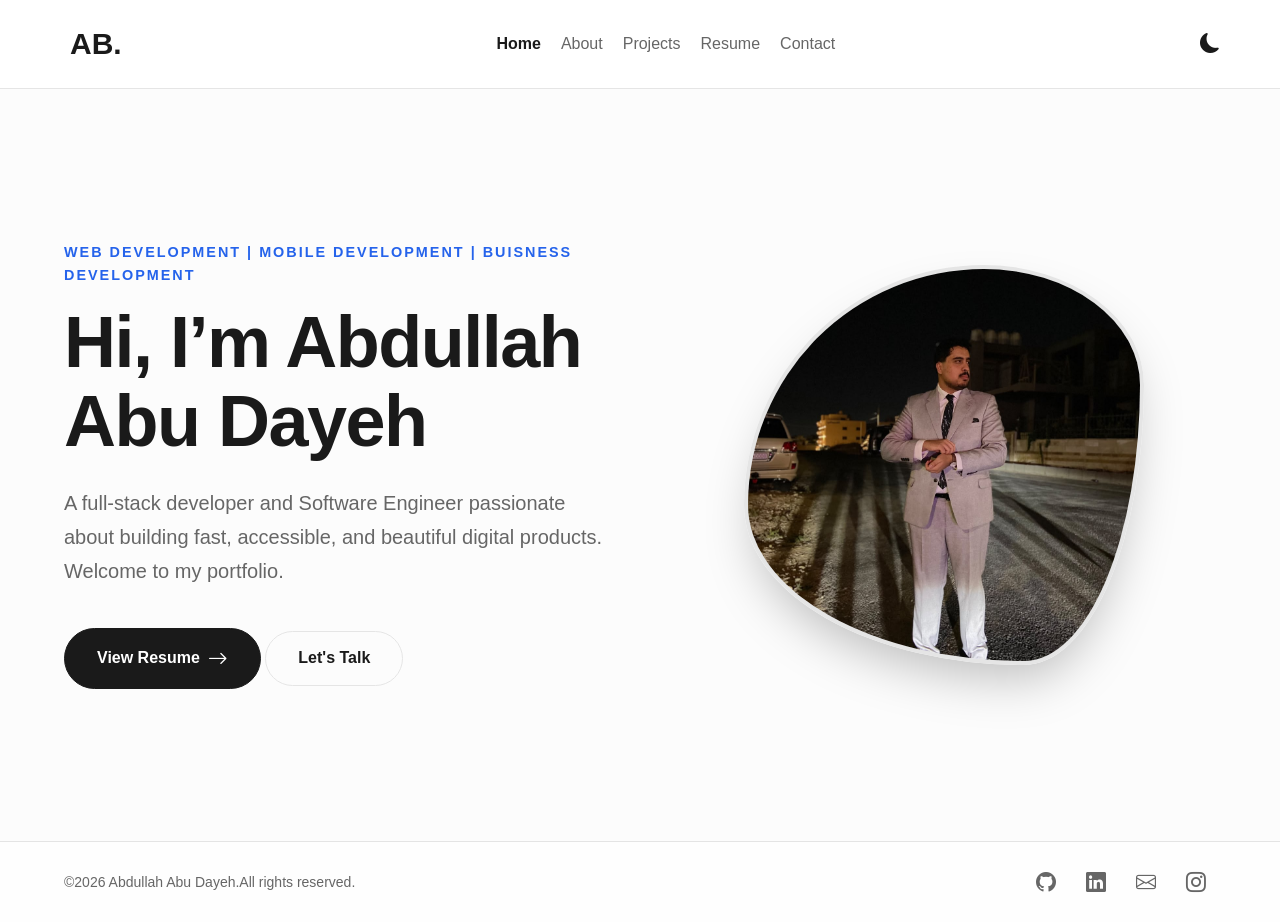
<file: index.html>
<!DOCTYPE html>
<html lang="en">
<head>
    <meta charset="UTF-8">
    <meta name="viewport" content="width=device-width, initial-scale=1.0">
    <title>Abdullah Abu Dayeh</title>

    <link rel="stylesheet" href="assets/css/style.css">
    <link rel="stylesheet" href="https://cdn.jsdelivr.net/npm/bootstrap-icons@1.13.1/font/bootstrap-icons.min.css">
</head>
<body>

    <header class="site-header">
        <a href="index.html" class="logo">AB.</a>
        <nav>
            <ul class="header-nav">
                <li><a href="index.html" class="active">Home</a></li>
                <li><a href="about.html">About</a></li>
                <li><a href="projects.html">Projects</a></li>
                <li><a href="resume.html">Resume</a></li>
                <li><a href="contact.html">Contact</a></li>
            </ul>

        </nav>

            <div class="header-actions">

        <button class="theme-toggle" aria-label="Toggle theme">
            <i class="bi bi-moon-fill"></i>
        </button>

        <button class="mobile-toggle" aria-label="Open menu">
            <i class="bi bi-list"></i>
        </button>

    </div>

    </header>

    <main class="page-main">
        <section class="hero">
                <div class="hero-content">
                    <span class="hero-subtitle">Web Development | Mobile Development | buisness Development</span>
                    <h1 class="hero-title">Hi, I’m Abdullah Abu Dayeh</h1>
                    <p class="hero-desc">A full-stack developer and Software Engineer passionate about building fast, accessible, and beautiful digital products. Welcome to my portfolio.</p>
                    
                    <div class="hero-actions">
                        <a href="resume.html" class="btn-primary">
                            View Resume
                            <i class="bi bi-arrow-right"></i>
                        </a>
                        
                        <a href="contact.html" class="btn-secondary">Let's Talk</a>
                    </div>
                </div>

                <div class="hero-image-wrapper">
                <img src="assets/images/abdullah.jpeg" alt="Abdullah Abudayeh Profile" class="hero-image" />
                </div>
                    
        </section>

    </main>
    

    <footer class="site-footer">

        <p>
            &copy;2026 Abdullah Abu Dayeh.All rights reserved.
        </p>

        <section class="footer-contact">
            <div class="footer-item">
                <a href="https://github.com/abdullahabodayya-jpg" target="_blank"><i class="bi bi-github"></i></a>
                
            </div>
            <div class="footer-item">
                <a href="https://www.linkedin.com/in/abdullah-abudayyeh-10257b397/" target="_blank"><i class="bi bi-linkedin"></i></a>
                
            </div>
            <div class="footer-item">
                <a href="mailto:abdullah.abodayya@gmail.com"><i class="bi bi-envelope"></i></a>
                
            </div>
            <div class="footer-item">
                <a href="https://www.instagram.com/abood_abudayeh_55?stkn=NW1vM2l0cWxyYWV3&utm_source=qr" target="_blank"><i class="bi bi-instagram"></i></a>
                
            </div>
        </section>
    </footer>

    
    <script src="assets/js/script.js"></script>
</body>
</html>
</file>
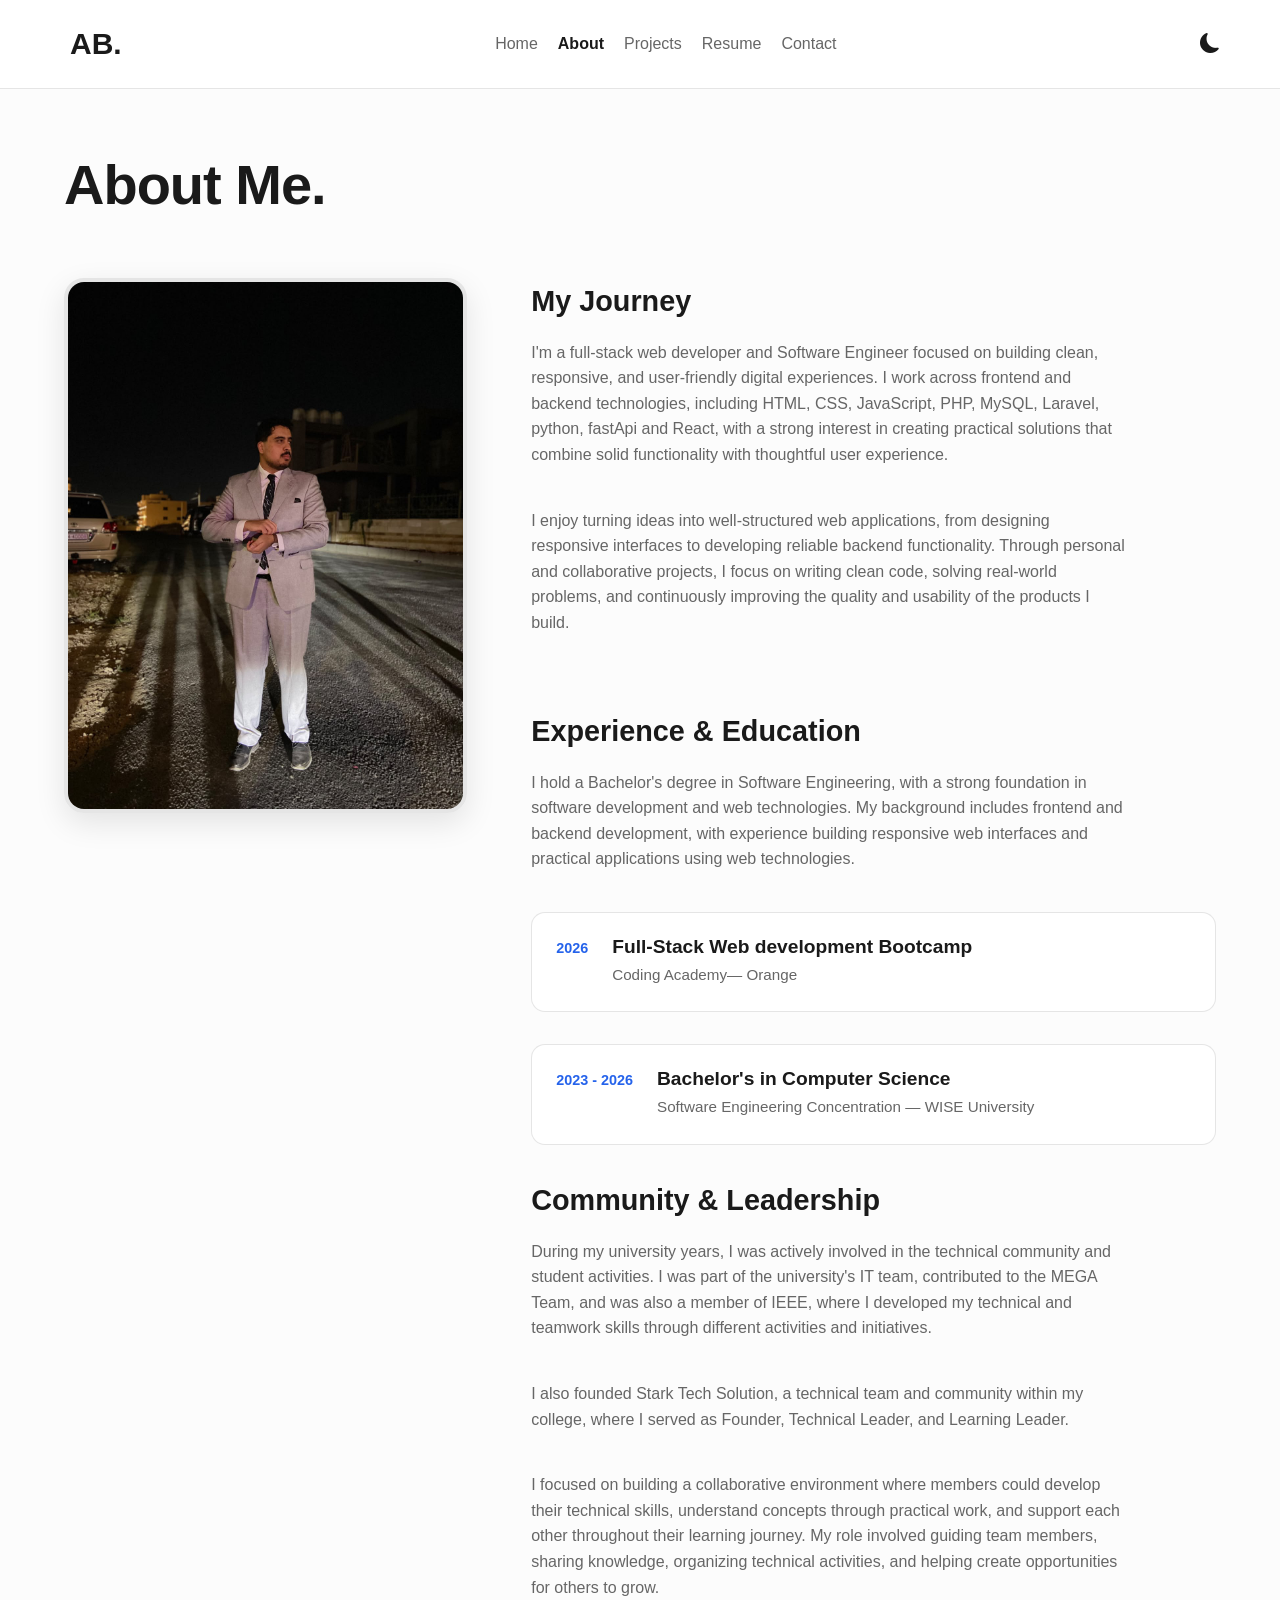
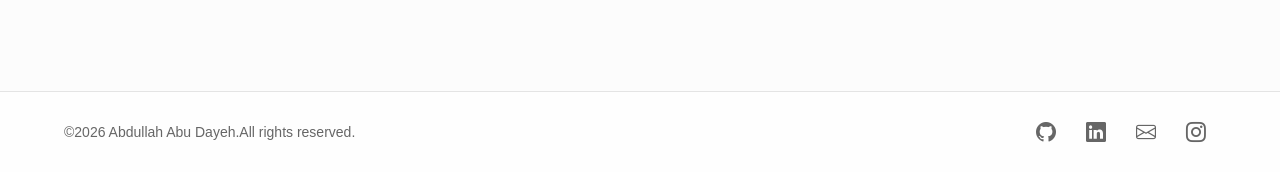
<file: about.html>
<!DOCTYPE html>
<html lang="en">
<head>
    <meta charset="UTF-8">
    <meta name="viewport" content="width=device-width, initial-scale=1.0">
    <title>About Abdullah</title>

    <link rel="stylesheet" href="assets/css/style.css">
    <link rel="stylesheet" href="https://cdn.jsdelivr.net/npm/bootstrap-icons@1.13.1/font/bootstrap-icons.min.css">
</head>
<body>

    <header class="site-header">
        <a href="index.html" class="logo">AB.</a>
        <nav>
            <ul class="header-nav">
                <li><a href="index.html">Home</a></li>
                <li><a href="about.html" class="active">About</a></li>
                <li><a href="projects.html">Projects</a></li>
                <li><a href="resume.html">Resume</a></li>
                <li><a href="contact.html">Contact</a></li>
            </ul>

        </nav>

        <div class="header-actions">
            
            <button class="theme-toggle" aria-label="Toggle theme">
                <i class="bi bi-moon-fill"></i>
            </button>
            <button class="mobile-toggle" aria-label="Open menu">
                <i class="bi bi-list"></i>
            </button>
    </div>

    </header>

    <main class="page-main">
        <div class="page-container">

            <h1 class="page-title">About Me.</h1>

            <div class="about-grid">
                <div class="about-image-col">

                    <div class="image-stck">
                        <img src="assets/images/abdullah.jpeg" alt="abdullah image" class="stack-img main-img" loading="lazy">
                    </div>

                </div>

                <div class="about-text-col">
                    <h2 class="section-heading">My Journey</h2>
                    <p class="section-text">I'm a full-stack web developer and Software Engineer focused on building clean, responsive, and user-friendly digital experiences. I work across frontend and backend technologies, including HTML, CSS, JavaScript, PHP, MySQL, Laravel, python, fastApi and React, with a strong interest in creating practical solutions that combine solid functionality with thoughtful user experience.</p>
                    <p class="section-text">I enjoy turning ideas into well-structured web applications, from designing responsive interfaces to developing reliable backend functionality. Through personal and collaborative projects, I focus on writing clean code, solving real-world problems, and continuously improving the quality and usability of the products I build.</p>


                    <h2 class="section-heading mt-2">Experience &amp; Education</h2>
                    <p class="section-text">I hold a Bachelor's degree in Software Engineering, with a strong foundation in software development and web technologies. My background includes frontend and backend development, with experience building responsive web interfaces and practical applications using web technologies.</p>


                    <div class="experience-list">
                        <div class="exp-item">
                            <span class="exp-year">2026</span>
                                <div class="exp-details">
                                    <h3>Full-Stack Web development Bootcamp</h3>
                                    <p>Coding Academy— Orange</p>
                                </div>
                            </div>
                        
                    </div>


                    <div class="experience-list">
                        <div class="exp-item">
                            <span class="exp-year">2023 - 2026</span>
                                <div class="exp-details">
                                    <h3>Bachelor's in Computer Science</h3>
                                    <p>Software Engineering Concentration — WISE University</p>
                                </div>
                            </div>
                        
                    </div>


                    <h2 class="section-heading">Community & Leadership</h2>
                    <p class="section-text">During my university years, I was actively involved in the technical community and student activities. I was part of the university's IT team, contributed to the MEGA Team, and was also a member of IEEE, where I developed my technical and teamwork skills through different activities and initiatives.</p>
                    <p class="section-text">I also founded Stark Tech Solution, a technical team and community within my college, where I served as Founder, Technical Leader, and Learning Leader.</p>
                    <p class="section-text">I focused on building a collaborative environment where members could develop their technical skills, understand concepts through practical work, and support each other throughout their learning journey. My role involved guiding team members, sharing knowledge, organizing technical activities, and helping create opportunities for others to grow.</p>
                </div>
            </div>
        </div>
        
    </main>

    <footer class="site-footer">

        <p>
            &copy;2026 Abdullah Abu Dayeh.All rights reserved.
        </p>

        <section class="footer-contact">
            <div class="footer-item">
                <a href="https://github.com/abdullahabodayya-jpg" target="_blank"><i class="bi bi-github"></i></a>
                
            </div>
            <div class="footer-item">
                <a href="https://www.linkedin.com/in/abdullah-abudayyeh-10257b397/" target="_blank"><i class="bi bi-linkedin"></i></a>
                
            </div>
            <div class="footer-item">
                <a href="mailto:abdullah.abodayya@gmail.com"><i class="bi bi-envelope"></i></a>
                
            </div>
            <div class="footer-item">
                <a href="https://www.instagram.com/abood_abudayeh_55?stkn=NW1vM2l0cWxyYWV3&utm_source=qr" target="_blank"><i class="bi bi-instagram"></i></a>
                
            </div>
        </section>
    </footer>

    <script src="assets/js/script.js"></script>
</body>
</html>
</file>
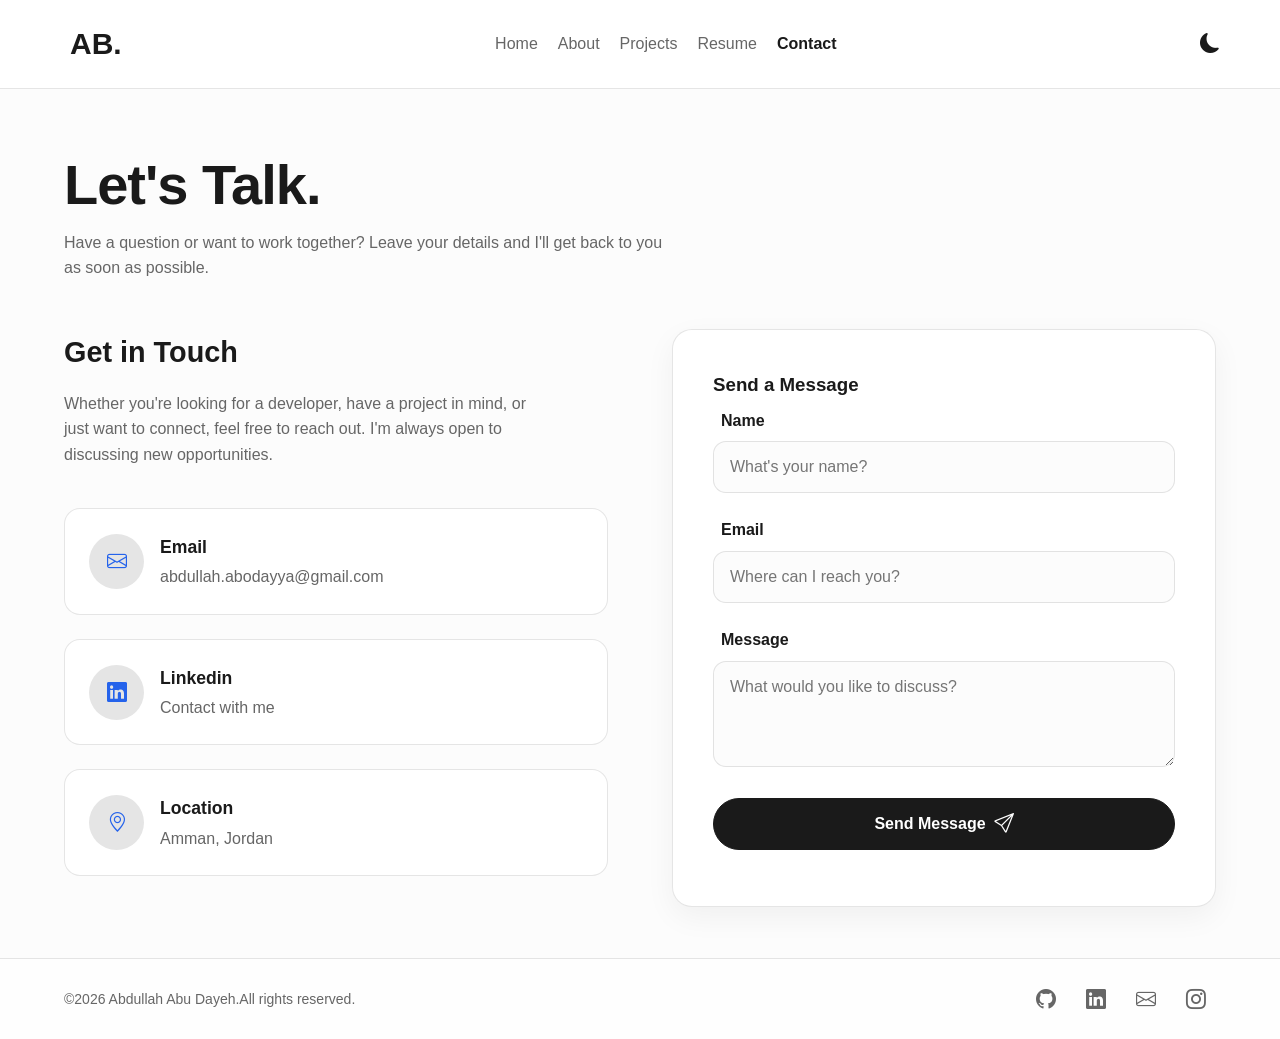
<file: contact.html>
<!DOCTYPE html>
<html lang="en">
<head>
    <meta charset="UTF-8">
    <meta name="viewport" content="width=device-width, initial-scale=1.0">
    <title>Contact with Abdullah</title>

    <link rel="stylesheet" href="assets/css/style.css">
    <link rel="stylesheet" href="https://cdn.jsdelivr.net/npm/bootstrap-icons@1.13.1/font/bootstrap-icons.min.css">
</head>
<body>

    <header class="site-header">
        <a href="index.html" class="logo">AB.</a>
        <nav>
            <ul class="header-nav">
                <li><a href="index.html" >Home</a></li>
                <li><a href="about.html">About</a></li>
                <li><a href="projects.html" >Projects</a></li>
                <li><a href="resume.html">Resume</a></li>
                <li><a href="contact.html" class="active">Contact</a></li>
            </ul>

        </nav>

        <div class="header-actions">
            
            <button class="theme-toggle" aria-label="Toggle theme">
                <i class="bi bi-moon-fill"></i>
            </button>
            <button class="mobile-toggle" aria-label="Open menu">
                <i class="bi bi-list"></i>
            </button>
    </div>

    </header>

    <main class="page-main" >

        <div class="page-container contact-page">
            <h1 class="page-title" >Let's Talk.</h1>
            <p class="section-text">Have a question or want to work together? Leave your details and I'll get back to you as soon as possible.</p>
            <section class="contact-grid">
                <article class="contact-info">
                    <h2 class="section-heading">Get in Touch</h2>
                    <p class="section-text" style="margin-bottom: 2.5rem; max-width: 90%;">Whether you're looking for a developer, have a project in mind, or just want to connect, feel free to reach out. I'm always open to discussing new opportunities.</p>

                    <div class="info-items">
                        
                        <!-- email item -->
                         
                        <a href="mailto:abdullah.abodayya@gmail.com" target="_blank" class="info-item text-link-card">
                            <!-- icon -->
                             <div class="info-icon">
                                <i class="bi bi-envelope"></i>
                             </div>
                             <div class="info-details">
                                <!-- text -->
                                 <h3>Email</h3>
                                <!-- email -->
                                <p>abdullah.abodayya@gmail.com</p>
                            </div>
                        </a>

                      
                        <!-- linkedin item -->
                         
                        <a href="https://www.linkedin.com/in/abdullah-abudayyeh-10257b397/" target="_blank" class="info-item text-link-card">
                            <!-- icon -->
                             <div class="info-icon">
                                <i class="bi bi-linkedin"></i>
                             </div>
                             <div class="info-details">
                                <!-- text -->
                                 <h3>Linkedin</h3>
                                 <p>Contact with me</p>
                             <!-- email -->
                            </div>
                            
                                
                        </a>

                        
                        <!-- lcation item  -->
                        <div class="info-item text-link-card">
                            <div class="info-icon">
                                <i class="bi bi-geo-alt"></i>
                             </div>
                             <div class="info-details">
                                <!-- text -->
                                 <h3>Location</h3>
                                 <p>Amman, Jordan</p>
                             <!-- email -->
                            </div>

                        </div>
                        
                    </div>
                </article>

                <article class="contact-card">
                    <form action="" id="contactForm" class="contact-form">
                    <h3>Send a Message</h3>

                    <div class="form-group">
                        <label for="name">Name</label>
                        <input type="tel" name="naem" id="name" class="form-control" placeholder="What's your name?" required />
                        

                    </div>
                    
                    <div class="form-group">
                        <label for="email">Email</label>
                        <input type="email" name="email" id="email" class="form-control" placeholder="Where can I reach you?" required /> 
                    </div>
                    
                    <div class="form-group">
                        <label for="message">Message</label>
                        <textarea name="message" id="message" class="form-control" placeholder="What would you like to discuss?" rows="4" required></textarea>
                    </div>

                    <button type="submit" class="btn-primary w-100" id="submitBtn">
                        <span>Send Message</span>
                        <i class="bi bi-send"></i>
                    </button>

                    <div id="formStatus" class="form-status"></div>
                    </form>
                </article>


            </section>
        </div>
        
    </main>

    <footer class="site-footer">

        <p>
            &copy;2026 Abdullah Abu Dayeh.All rights reserved.
        </p>

        <section class="footer-contact">
            <div class="footer-item">
                <a href="https://github.com/abdullahabodayya-jpg" target="_blank"><i class="bi bi-github"></i></a>
                
            </div>
            <div class="footer-item">
                <a href="https://www.linkedin.com/in/abdullah-abudayyeh-10257b397/" target="_blank"><i class="bi bi-linkedin"></i></a>
                
            </div>
            <div class="footer-item">
                <a href="mailto:abdullah.abodayya@gmail.com"><i class="bi bi-envelope"></i></a>
                
            </div>
            <div class="footer-item">
                <a href="https://www.instagram.com/abood_abudayeh_55?stkn=NW1vM2l0cWxyYWV3&utm_source=qr" target="_blank"><i class="bi bi-instagram"></i></a>
                
            </div>
        </section>
    </footer>

    <script src="assets/js/script.js"></script>
</body>
</html>
</file>
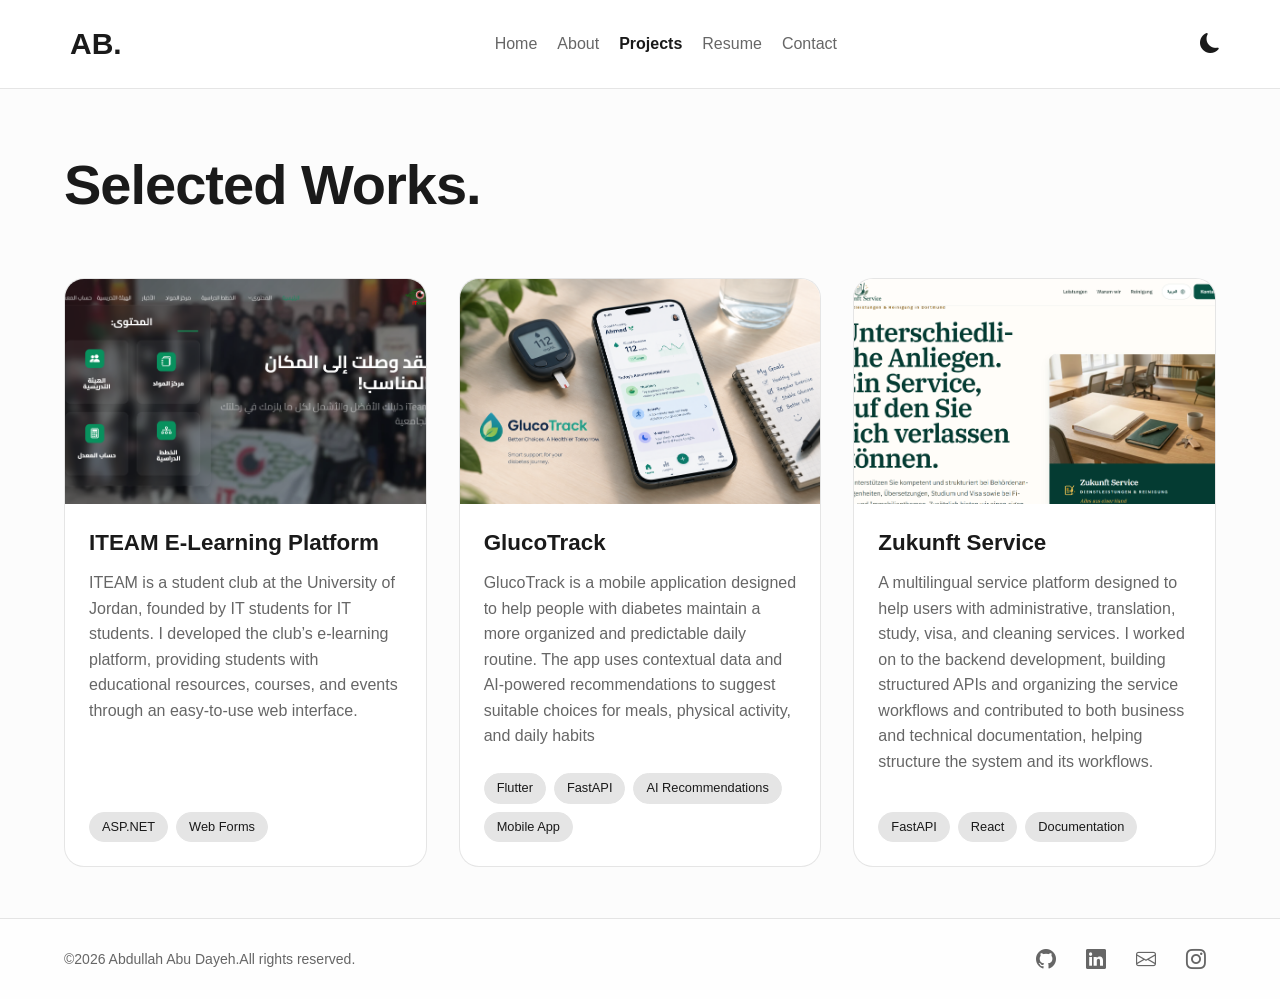
<file: projects.html>
<!DOCTYPE html>
<html lang="en">
<head>
    <meta charset="UTF-8">
    <meta name="viewport" content="width=device-width, initial-scale=1.0">
    <title>Abdullah projects</title>

    <link rel="stylesheet" href="assets/css/style.css">
    <link rel="stylesheet" href="https://cdn.jsdelivr.net/npm/bootstrap-icons@1.13.1/font/bootstrap-icons.min.css">
</head>
<body>

    <header class="site-header">
        <a href="index.html" class="logo">AB.</a>
        <nav>
            <ul class="header-nav">
                <li><a href="index.html" >Home</a></li>
                <li><a href="about.html">About</a></li>
                <li><a href="projects.html" class="active">Projects</a></li>
                <li><a href="resume.html">Resume</a></li>
                <li><a href="contact.html">Contact</a></li>
            </ul>

        </nav>
        
        <div class="header-actions">
            
            <button class="theme-toggle" aria-label="Toggle theme">
                <i class="bi bi-moon-fill"></i>
            </button>
            <button class="mobile-toggle" aria-label="Open menu">
                <i class="bi bi-list"></i>
            </button>
    </div>

    </header>

   
        <main class="page-main">
            <div class="page-container">
                <h1 class="page-title">
                    Selected Works.
                </h1>

                <section class="projects-grid">
                    <!-- project 1 -->
                    <article class="project-card">
                        <div class="project-img-wrapper">
                            <img
                                src="assets/images/e-learnning.png"
                                alt="ITEAM E-learning Platform"
                                class="project-img"
                            >

                            <div class="project-overlay">
                                <a href="https://iteamju.com/" target="_blank" class="overlay-btn">
                                    View Project
                                    <i class="bi bi-link-45deg"></i>

                                </a>
                            </div>
                        </div>

                        <div class="project-info">

                            <h2 class="project-title">
                                ITEAM E-Learning Platform
                            </h2>
                            
                        <p class="project-desc">
                            ITEAM is a student club at the University of Jordan, founded by
                            IT students for IT students. I developed the club’s e-learning
                            platform, providing students with educational resources, courses,
                            and events through an easy-to-use web interface.
                        </p>


                            <div class="project-tags">
                                <span class="tag">ASP.NET</span>
                                <span class="tag">Web Forms</span>
                            </div>

                        </div>
                        </article>
                        <!-- project 2 -->
                    <article class="project-card">
                        <div class="project-img-wrapper">
                            <img
                                src="assets/images/GlucoTrack.png"
                                alt="ITEAM E-learning Platform"
                                class="project-img"
                            >

                            <div class="project-overlay">
                                
                            </div>
                        </div>

                        <div class="project-info">

                            <h2 class="project-title">
                                GlucoTrack
                            </h2>
                            <p class="project-desc">
                               GlucoTrack is a mobile application designed to help people with diabetes
                                maintain a more organized and predictable daily routine. The app uses
                                contextual data and AI-powered recommendations to suggest suitable choices
                                for meals, physical activity, and daily habits
                            </p>

                            <div class="project-tags">
                                <span class="tag">Flutter</span>
                                <span class="tag">FastAPI</span>
                                <span class="tag">AI Recommendations</span>
                                <span class="tag">Mobile App</span>
                            </div>

                        </div>
                        </article>
                        <!-- project 3 -->
                    <article class="project-card">
                        <div class="project-img-wrapper">
                            <img
                                src="assets/images/Zukunft Service.png"
                                alt="ITEAM E-learning Platform"
                                class="project-img"
                            >

                            <div class="project-overlay">
                                <a href="https://zukunft-service-web.onrender.com/de" target="_blank" class="overlay-btn">
                                    View Project
                                    <i class="bi bi-link-45deg"></i>

                                </a>
                            </div>
                        </div>

                        <div class="project-info">

                            <h2 class="project-title">
                                Zukunft Service
                            </h2>
                            <p class="project-desc">
                                A multilingual service platform designed to help users with administrative,
                                translation, study, visa, and cleaning services. I worked on to the
                                backend development, building structured APIs and organizing the service
                                workflows and contributed to both business and technical
                                documentation, helping structure the system and its workflows.
                            </p>

                            <div class="project-tags">
                                <span class="tag">FastAPI</span>
                                <span class="tag">React</span>
                                <span class="tag">Documentation</span>
                                
                            </div>

                        </div>
                        </article>
                </section>
            </div>
        
    </main>
   

    <footer class="site-footer">

        <p>
            &copy;2026 Abdullah Abu Dayeh.All rights reserved.
        </p>

        <section class="footer-contact">
            <div class="footer-item">
                <a href="https://github.com/abdullahabodayya-jpg" target="_blank"><i class="bi bi-github"></i></a>
                
            </div>
            <div class="footer-item">
                <a href="https://www.linkedin.com/in/abdullah-abudayyeh-10257b397/" target="_blank"><i class="bi bi-linkedin"></i></a>
                
            </div>
            <div class="footer-item">
                <a href="mailto:abdullah.abodayya@gmail.com"><i class="bi bi-envelope"></i></a>
                
            </div>
            <div class="footer-item">
                <a href="https://www.instagram.com/abood_abudayeh_55?stkn=NW1vM2l0cWxyYWV3&utm_source=qr" target="_blank"><i class="bi bi-instagram"></i></a>
                
            </div>
        </section>
    </footer>

    <script src="assets/js/script.js"></script>
</body>
</html>
</file>
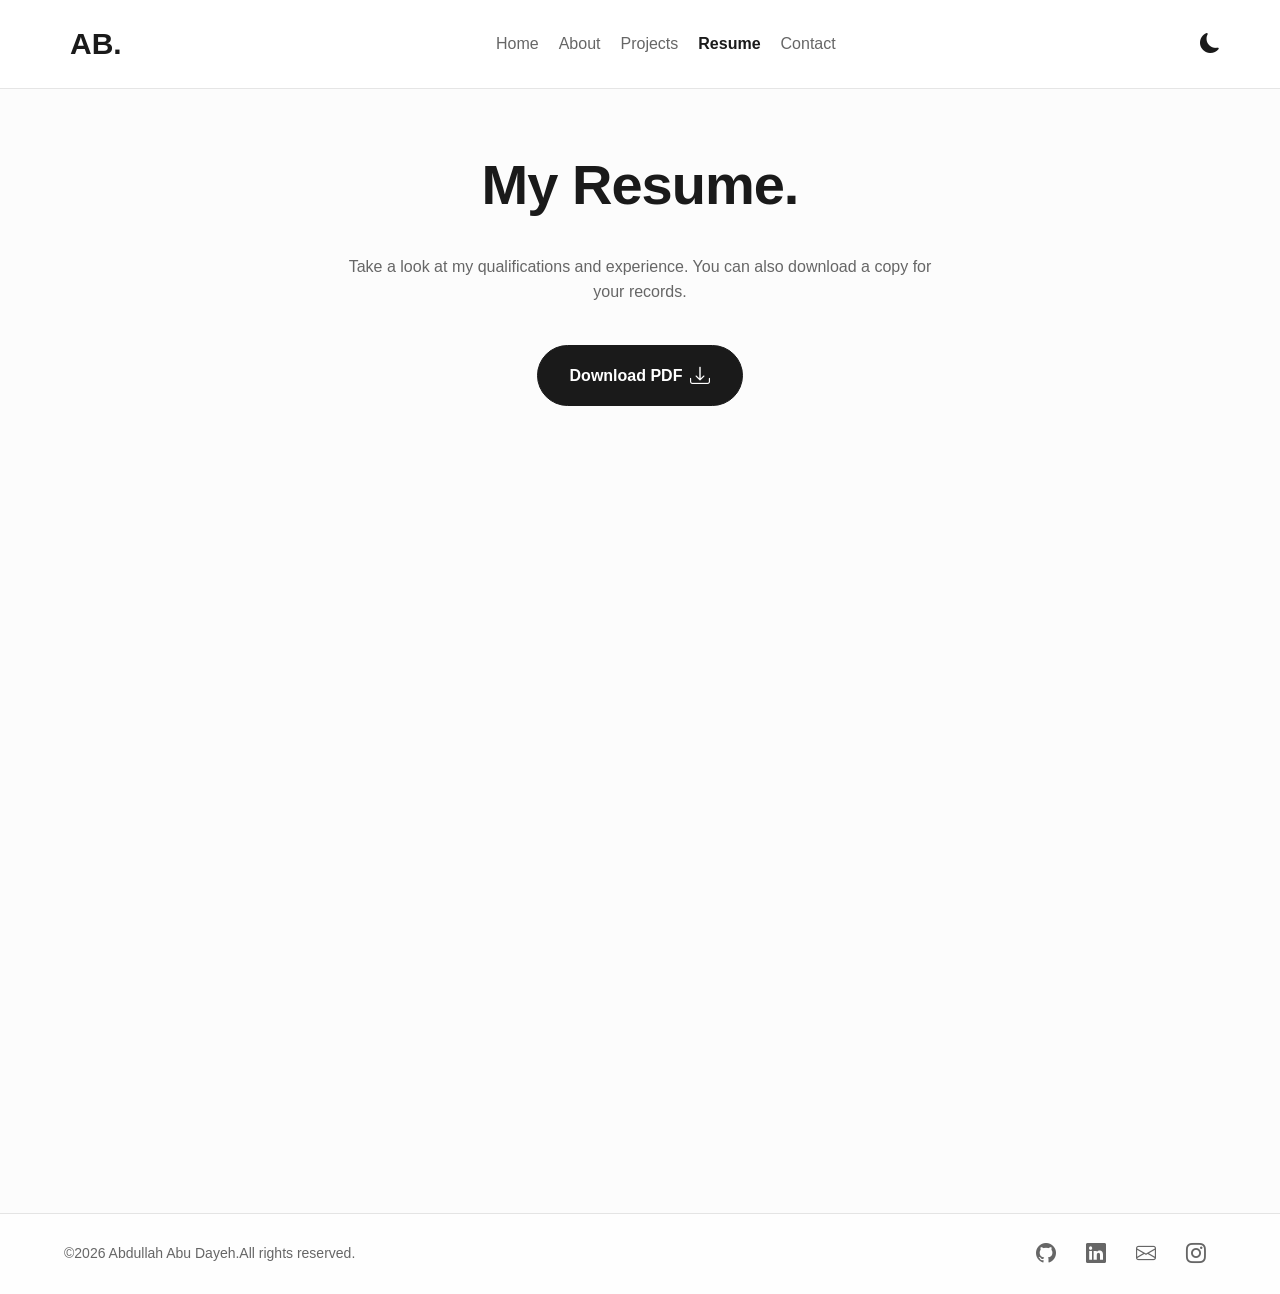
<file: resume.html>
<!DOCTYPE html>
<html lang="en">
<head>
    <meta charset="UTF-8">
    <meta name="viewport" content="width=device-width, initial-scale=1.0">
    <title>Abdullah Resume</title>

    <link rel="stylesheet" href="assets/css/style.css">
    <link rel="stylesheet" href="https://cdn.jsdelivr.net/npm/bootstrap-icons@1.13.1/font/bootstrap-icons.min.css">
</head>
<body>

    <header class="site-header">
        <a href="index.html" class="logo">AB.</a>
        <nav>
            <ul class="header-nav">
                <li><a href="index.html" >Home</a></li>
                <li><a href="about.html">About</a></li>
                <li><a href="projects.html">Projects</a></li>
                <li><a href="resume.html" class="active">Resume</a></li>
                <li><a href="contact.html">Contact</a></li>
            </ul>

        </nav>

        <div class="header-actions">
            
            <button class="theme-toggle" aria-label="Toggle theme">
                <i class="bi bi-moon-fill"></i>
            </button>
            <button class="mobile-toggle" aria-label="Open menu">
                <i class="bi bi-list"></i>
            </button>
    </div>

    </header>

    <main class="page-main">
        
        <div class="page-container" style="max-width: 800px; text-align: center">
            <h1 class="page-title" style="margin-bottom: 1.5rem;">My Resume.</h1>
            <p class="section-text" style="max-width: 600px; margin: 0 auto 2.5rem">Take a look at my qualifications and experience. You can also download a copy for your records.</p>

            <div class="resume-actions">
                <a href="assets/documents/ABDULLAH ABUDAYYEH - cv.pdf" class="btn-primary" download>
                    Download PDF
                    <i class="bi bi-download"></i>
                </a>
            </div>

            <div class="pdf-viewer"></div>
            <iframe src="assets/documents/ABDULLAH ABUDAYYEH - cv.pdf" 
            width="100%"
            height="700px"
            frameborder="0"
            ></iframe>

        </div>

    </main>

    <footer class="site-footer">

        <p>
            &copy;2026 Abdullah Abu Dayeh.All rights reserved.
        </p>

        <section class="footer-contact">
            <div class="footer-item">
                <a href="https://github.com/abdullahabodayya-jpg" target="_blank"><i class="bi bi-github"></i></a>
                
            </div>
            <div class="footer-item">
                <a href="https://www.linkedin.com/in/abdullah-abudayyeh-10257b397/" target="_blank"><i class="bi bi-linkedin"></i></a>
                
            </div>
            <div class="footer-item">
                <a href="mailto:abdullah.abodayya@gmail.com"><i class="bi bi-envelope"></i></a>
                
            </div>
            <div class="footer-item">
                <a href="https://www.instagram.com/abood_abudayeh_55?stkn=NW1vM2l0cWxyYWV3&utm_source=qr" target="_blank"><i class="bi bi-instagram"></i></a>
                
            </div>
        </section>
    </footer>

    <script src="assets/js/script.js"></script>
</body>
</html>
</file>
<file: assets/css/style.css>
:root {
    --bg-color: #fcfcfc;
    --text-main: #1a1a1a;
    --text-muted: #666666;
    --accent: #2563eb;
    --nav-bg: rgba(255,255,255,0.85);
    --nav-border:rgba(0,0,0,0.1);
    --card-bg: #fff;
    --btn-bg: #1a1a1a;
    --btn-text: #fff;
    --btn-hover: #333;
    --btn-sec-bg: transparent;
    --btn-sec-text: #1a1a1a;
    --btn-sec-border:#e5e5e5;
    --btn-sec-hover: #f5f5f5;

}

* {
    box-sizing: border-box;
    margin: 0;
    padding: 0;
}

body {
font-family:'Segoe UI', Tahoma, Geneva, Verdana, sans-serif;
background-color: var(--bg-color);
color: var(--text-main);
line-height: 1.6;
min-height: 100vh;
display: flex;
flex-direction: column;
}

main {
    flex: 1;
    width: 100%;

    padding: 60px 0;

    animation: fadeUp 1s cubic-bezier(0.16, 1, 0.3, 1) forwards;
    opacity: 0;
    transform: translateY(30px);
}
::selection {
    background-color: var(--accent);
    color: #fff;
}

.site-header {
    position: sticky;
    top: 0;
    width: 100%;
    z-index: 1000;
    display: flex;
    backdrop-filter: blur(12px);
    -webkit-backdrop-filter: blur(12px);
    flex-direction: row;
    justify-content: space-between;
    align-items: center;
    background: var(--nav-bg);
    border-bottom: 1px solid var(--nav-border);
    
}

.site-header .logo{
    text-decoration: none;
    color: var(--text-main);
    font-size: 30px;
    padding: 20px;
    margin-left: 50px;
    font-weight: 600;
}

.header-actions {
    display: flex;
    align-items: center;
    gap: 0.5rem;
    margin-right: 50px;
}

.theme-toggle,
.mobile-toggle {
    border: none;
    background: transparent;
    color: var(--text-main);
    cursor: pointer;

    width: 40px;
    height: 40px;

    border-radius: 50%;

    display: flex;
    justify-content: center;
    align-items: center;

    transition: all 0.3s ease;
}

.theme-toggle:hover,
.mobile-toggle:hover {
    background-color: #e5e5e5;
    transform: scale(1.05);
}

.mobile-toggle {
    display: none;
    font-size: 24px;
}
.header-nav{
    display: flex;
    list-style: none;
    gap: 20px;
}

.header-nav a {
    text-decoration: none;
    color: var(--text-muted);
    transition: all 0.3s ease;
    font-weight: 300;

}
.header-nav a:hover
{
    color: var(--text-main);
}

.header-nav a.active {
    color: var(--text-main);
    font-weight: 600;
}



.site-footer {
    width: 100%;

    display: flex;
    justify-content: space-between;
    align-items: center;

    padding: 20px 5%;

    background-color: var(--nav-bg);
    border-top: 1px solid var(--nav-border);
} 
.site-footer p{
    margin: 0;
    color: var(--text-muted);
    font-size: 14px;
}

.footer-contact {
    display: flex;
    align-items: center;
    gap: 10px;
}

.footer-item {
    width: 40px;
    height: 40px;

    display: flex;
    align-items: center;
    justify-content: center;

    padding: 5px;
    border-radius: 50%;
}

.footer-item a {
    width: 100%;
    height: 100%;

    display: flex;
    align-items: center;
    justify-content: center;

    text-decoration: none;
    color: var(--text-muted);

    transition: all 0.3s ease;
}

.footer-item a i {
    display: block;
    width: auto;
    height: auto;

    color: inherit;

    transition: all 0.5s ease;
}

.footer-item a i:hover {
    transform: translateY(-3px);
    color: #000;
}

.bi {
    font-size: 20px;
}


 /* home */

.hero {
    width: min(1200px, 90%);
    margin: 0 auto;

    min-height: calc(100vh - 180px);

    padding: 1.2rem 0;

    display: flex;
    align-items: center;
    justify-content: space-between;

    gap: 4rem;

    text-align: left;
}
.hero-content {
  flex: 1;
  max-width: 800px;
}
.hero-image-wrapper {
  flex: 1;
  display: flex;
  justify-content: center;
  align-items: center;
  position: relative;
}

.hero-subtitle { 
    font-size: 0.9rem;
    font-weight: 700;
    color: var(--accent);
    margin-bottom: 1rem;
    letter-spacing: 2px;
    text-transform: uppercase;
    display: block;
}
.hero-title {
  font-size: 4.5rem;
  font-weight: 700;
  line-height: 1.1;
  margin-bottom: 1.5rem;
  letter-spacing: -1.5px;
  color: var(--text-main);
}

.hero-desc {
    font-size: 1.25rem;
    color: var(--text-muted);
    max-width: 650px;
    margin-bottom: 2.5rem;
    line-height: 1.7;
}

.hero-image-wrapper {
    flex: 1;
    display: flex;
    justify-content: center;
    align-items: center;
    position: relative;
}

.hero-image {
    width: 100%;
    max-width: 400px;
    height: 400px;
    object-fit: cover;
    border-radius: 60% 40% 30% 70% / 60% 30% 70% 40%;
        box-shadow: 0 25px 50px -12px rgba(0, 0, 0, 0.25);
        border: 4px solid var(--btn-sec-border);
        animation: blob-morph 12s ease-in-out infinite;
        transition:
            transform 0.4s ease,
            border-color 0.4s ease;
}

.hero-image:hover {
  transform: translateY(-10px) scale(1.02);
  border-color: var(--accent);
}

@keyframes blob-morph {
  0%,
  100% {
    border-radius: 60% 40% 30% 70% / 60% 30% 70% 40%;
  }
  33% {
    border-radius: 30% 60% 70% 40% / 50% 60% 30% 60%;
  }
  66% {
    border-radius: 73% 27% 41% 59% / 40% 58% 42% 50%;
  }
}

/* about  */

.about-grid {
    display: flex;
    gap: 4rem;
    align-items: flex-start;
}

.about-image-col {
    flex: 0 0 35%;
    position: sticky;
    top: 8rem;
}

.about-text-col {
    flex: 1;
}

.image-stack {
    position: relative;
    width: 100%;
    aspect-ratio: 3/4;

}

.stack-img {
  width: 100%;
  height: 100%;
  object-fit: cover;
  border-radius: 20px;
  box-shadow: 0 10px 30px rgba(0, 0, 0, 0.1);
  border: 4px solid var(--btn-sec-border);
  transition: transform 0.3s ease;
}

.stack-img:hover {
    transform: scale(1.02);
}

.experience-list {
    display: flex;
    flex-direction: column;
    gap: 1.5rem;
    margin-top: 1rem;
    margin-bottom: 2rem;
}

.exp-item {
    display: flex;
    gap: 1.5rem;
    padding: 1.5rem;
    background-color: var(--nav-bg);
    border: 1px solid var(--nav-border);
    border-radius: 14px;
    transition: transform 0.3s ease, box-shadow 0.3s ease;
}

.exp-item:hover {
    transform: translateY(-3px);
    box-shadow: 0 5px 15px rgba(0, 0, 0, 0.1);
    border-color: var(--nav-border);

}

.exp-year {
    font-weight: 700;
    color: var(--accent);
    font-size: 0.9rem;
    white-space: nowrap;
}
.exp-details h3 {
    font-size: 1.2rem;
    font-weight: 600;
    margin-top: 0.2rem;
    margin-top: -0.3rem;
    color: var(--text-main);
}

.exp-details p{
    color: var(--text-muted);
    font-size: 0.95rem;
}

/* projects */
.page-main {
    width: 100%;
    padding: 1rem 0;
}

.page-title {
    font-size: 3.5rem;
        font-weight: 800;
        margin-bottom: 3rem;
        letter-spacing: -1px;
}

.section-heading {
    font-size: 1.8rem;
    font-weight: 700;
    margin-bottom: 1rem;
    position: relative;
    display: inline-block;
}

.section-heading.mt-2 {
  margin-top: 2rem;
}

.section-text{
    max-width: 600px;
    margin: 0 0 2.5rem;
    color: var(--text-muted);
}

.page-container {
    width: min(1200px, 90%);
    margin: 0 auto;
    padding: 35px 0;
}



.projects-grid {
    display: grid;
    grid-template-columns: repeat(3, minmax(0, 1fr));
    gap: 2rem;
    width: 100%;
}

.project-card {
    background-color: var(--card-bg);
    border: 1px solid var(--nav-border);
    border-radius: 20px;
    overflow: hidden;
    box-shadow: 0 4px 6px var(--bg-color);
    display: flex;
    flex-direction: column;
    transition: transform 0.4s ease;
}

.project-card:hover {
    transform: translateY(-8px);
    box-shadow: 0 15px 35px rgba(0, 0, 0, 0.1);
    border-color: var(--accent);
}

.project-img-wrapper {
    position: relative;

    width: 100%;
    aspect-ratio: 16 / 10;

    overflow: hidden;
}


.project-img {
    width: 100%;
    height: 100%;
    object-fit: cover;
    transition: transform 0.6s ease;
}

.project-img-wrapper:hover .project-img {
    transform: scale(1.05);
}

.project-overlay {
    position: absolute;
    inset: 0;

    display: flex;
    align-items: center;
    justify-content: center;

    background: rgba(0, 0, 0, 0.65);

    opacity: 0;
    transition: opacity 0.3s ease;
}

.overlay-btn {
    background-color: var(--bg-color);
    color: var(--text-main);
    padding: 12px 18px;

    border-radius: 30px;
    font-weight: 600;
    
    display: flex;
    align-items: center;
    gap: 8px;

    text-decoration: none;

    transform: translateY(20px);
    transition: transform 0.3s ease , background-color 0.3s ease, color 0.3s ease;
}

.project-card:hover .project-overlay {
    opacity: 1;
    
}

.project-img-wrapper:hover .overlay-btn {
    transform: translateY(0);
}

.overlay-btn:hover {
    background-color: var(--accent);
    color: var(--btn-sec-hover);
}
.project-info{
    padding: 1.5rem;

    display: flex;
    flex-direction: column;

    flex: 1;
}

.project-title {
    font-size: 1.4rem;
    font-weight: 700;

    margin-bottom: 0.8rem;

    color: var(--text-main);

    line-height: 1.3;
}

.project-desc {
    font-size: 1rem;
    color: var(--text-muted);

    margin-bottom: 1.5rem;

    line-height: 1.6;
    min-height: 128px;
    flex: 1;
}

.project-tags {
    display: flex;
    flex-wrap: wrap;
    gap: 0.5rem;

    margin-top: auto;
}

.tag {
    background: var(--btn-sec-border);

    border: 1px solid var(--btn-sec-border);
    padding: 0.25rem 0.75rem;
    border-radius: 20px;

    font-size: 0.8rem;
    font-weight: 500;

    color: var(--text-main);
}

/* resume */

.resume-actions {
    margin-bottom: 3rem;
}

.btn-primary,
.btn-secondary {
  display: inline-flex;
  align-items: center;
  gap: 0.5rem;
  cursor: pointer;
  padding: 0.85rem 2rem;
  border-radius: 50px;
  text-decoration: none;
  font-weight: 600;
  font-size: 1rem;
  transition: all 0.3s ease;
}

.btn-primary {
  background-color: var(--btn-bg);
  color: var(--btn-text);
  border: 1px solid var(--btn-bg);
}

.btn-primary:hover {
    background-color: var(--btn-hover);
    border-color: var(--btn-hover);
    transform:  translateY(-2px);
    box-shadow: 0 10px 20px rgba(0, 0, 0, 0.1);
}

.btn-primary i{
    transition: transform 0.3s ease;
    

}

.btn-primary:hover i {
    transform: translateX(5px);
}

.btn-secondary {
    background-color: var(--btn-sec-bg);
    color: var(--btn-sec-text);
    border: 1px solid var(--btn-sec-border);
}

.btn-secondary:hover {
    background-color: var(--btn-sec-hover);
    border-color: var(--text-muted);
    transform: translateY(-2px);
}

/* contact */

.contact-page .page-title {
    margin-bottom: 0;
}

.contact-page .section-text {
  margin-bottom: 3rem;
}

.contact-grid {
    display: grid;
    grid-template-columns: 1fr 1fr;
    gap: 4rem;
    align-items: flex-start;
}

.contact-info {
    display: flex;
    flex-direction: column;
}

.info-items {
    display: flex;
    flex-direction: column;
    gap: 1.5rem;
}

.info-item{
    display: flex;
    align-items: center;
    gap: 1rem;

    padding: 1.5rem;
    
    background: var(--nav-bg);
    border: 1px solid var(--nav-border);
    border-radius: 16px;

    text-decoration: none;
    color: inherit;
    transition: transform 0.3s ease, box-shadow 0.3s ease, border-color 0.3s ease;
}
.text-link-card.info-item:hover {
    transform: translateY(-5px);
    box-shadow: 0 15px 35px rgba(0, 0, 0, 0.1);
    border-color: var(--accent);
}

.info-icon {
    height: 55px;
    width: 55px;
    border-radius: 50%;
    background-color: var(--btn-sec-border);
    display: flex;
    justify-content: center;
    align-items: center;
    color: var(--accent);
    flex-shrink: 0;
    transition: background 0.3s ease, color 0.3s ease;
}

.text-link-card.info-item:hover .info-icon{
    background: var(--accent);
    color: #fff;
}

.info-details h3 {
    font-size: 1.1rem;
    font-weight: 600;
    margin-bottom: 0.2rem;
    color: var(--text-main);
}



.info-details p {
    color: var(--text-muted);
    font-size: 1rem
}

.contact-card {
    background: var(--card-bg);
    border: 1px solid var(--nav-border);
    border-radius: 20px;
    padding: 2.5rem;
    box-shadow: 0 10px 30px rgba(0, 0, 0, 0.05);
    text-align: left;
}

.form-group
{
    margin-bottom: 1.5rem;

}

.form-group label {
    display: block;
    margin: 0.5rem;
    font-weight: 600;
    color: var(--text-main);
}

.form-control {
    width: 100%;
    padding: 1rem;
    border-radius: 13px;
    border: 1px solid var(--nav-border);
    background-color: var(--bg-color);
    color: var(--text-main);
    font-family: inherit;
    font-size: 1rem;
    transition : border-color 0.3s ease, box-shadow 0.3s ease
}

.form-control:focus {
    outline: none;
    border-color: var(--accent);
    box-shadow: 0 0 0 3px rgba(37, 100, 235, 0.1);
}

.w-100 {
    width: 100%;
    justify-content: center;
}

.form-status {
  margin-top: 1rem;
  text-align: center;
  font-size: 0.95rem;
  font-weight: 500;
}

.form-status.success {
     color: #10b981;
}

.form-status.error {
     color: #ef4444;
}



/* Animations */

@keyframes fadeUp {
    to {
        opacity: 1;
        transform: translateY(0);
    }
}

@media (max-width: 992px) {
    .hero {
        flex-direction: column-reverse;
        text-align: center;
        gap: 3rem;
        padding-block: 4rem;
    }

    .hero-content {
    display: flex;
    flex-direction: column;
    align-items: center;
  }
  .hero-actions {
    align-items: center;
  }
  .contact-grid {
    grid-template-columns: 1fr;
    gap: 2.5rem;
  }
}

@media (max-width: 768px) {
  .site-header {
    padding: 0 20px;
}

.site-header .logo {
    padding: 15px 0;
    margin-left: 0;
}

.header-actions {
    margin-right: 0;
}

.header-nav {
    position: fixed;
    top: 0;
    left: 0;

    width: 100%;
    height: 100vh;

    background: var(--bg-color);

    display: flex;
    flex-direction: column;
    justify-content: center;
    align-items: center;

    gap: 2rem;

    opacity: 0;
    visibility: hidden;
    pointer-events: none;

    transition: opacity 0.3s ease,
                visibility 0.3s ease;

    z-index: 900;
}

.header-nav.active {
    opacity: 1;
    visibility: visible;
    pointer-events: auto;
}

.header-nav a {
    font-size: 2rem;
    font-weight: 600;
}

.mobile-toggle {
    display: flex;
    position: relative;
    z-index: 1001;
}
.theme-toggle {
        display: flex;
    }

  .hero-title {
    font-size: 3rem;
  }
  .hero-desc {
    font-size: 1.1rem;
  }
  .hero-actions {
    flex-direction: column;
    align-items: center;
  }
  .hero-image {
    max-width: 250px;
    height: 250px;
  }
  footer {
    flex-direction: column-reverse;
    gap: 1.5rem;
    text-align: center;
  }
  .about-grid {
    flex-direction: column;
    gap: 2rem;
  }
  .about-image-col {
    position: static;
    max-width: 400px;
    margin: 0 auto;
  }
  .exp-item {
    flex-direction: column;
    gap: 0.5rem;
  }
  .projects-grid {
    grid-template-columns: 1fr;
    gap: 1.5rem;
  }
}
</file>
